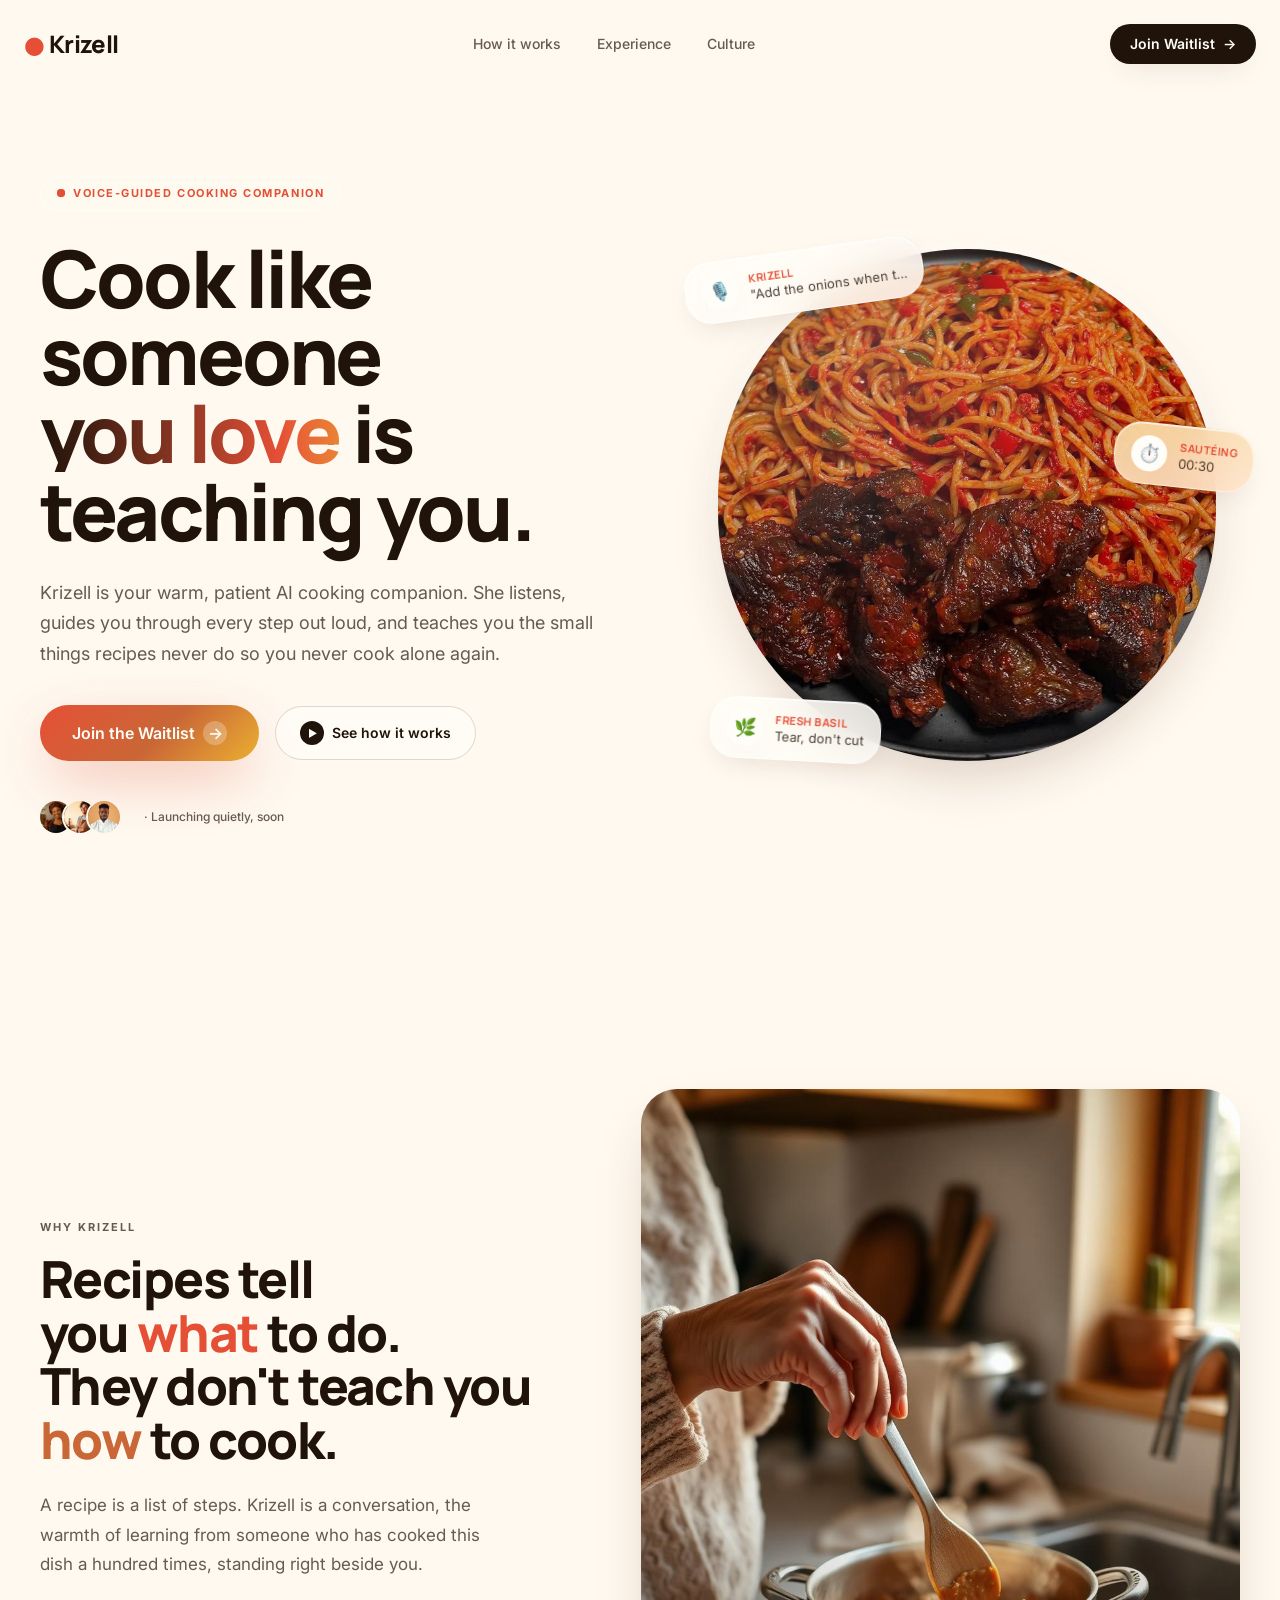
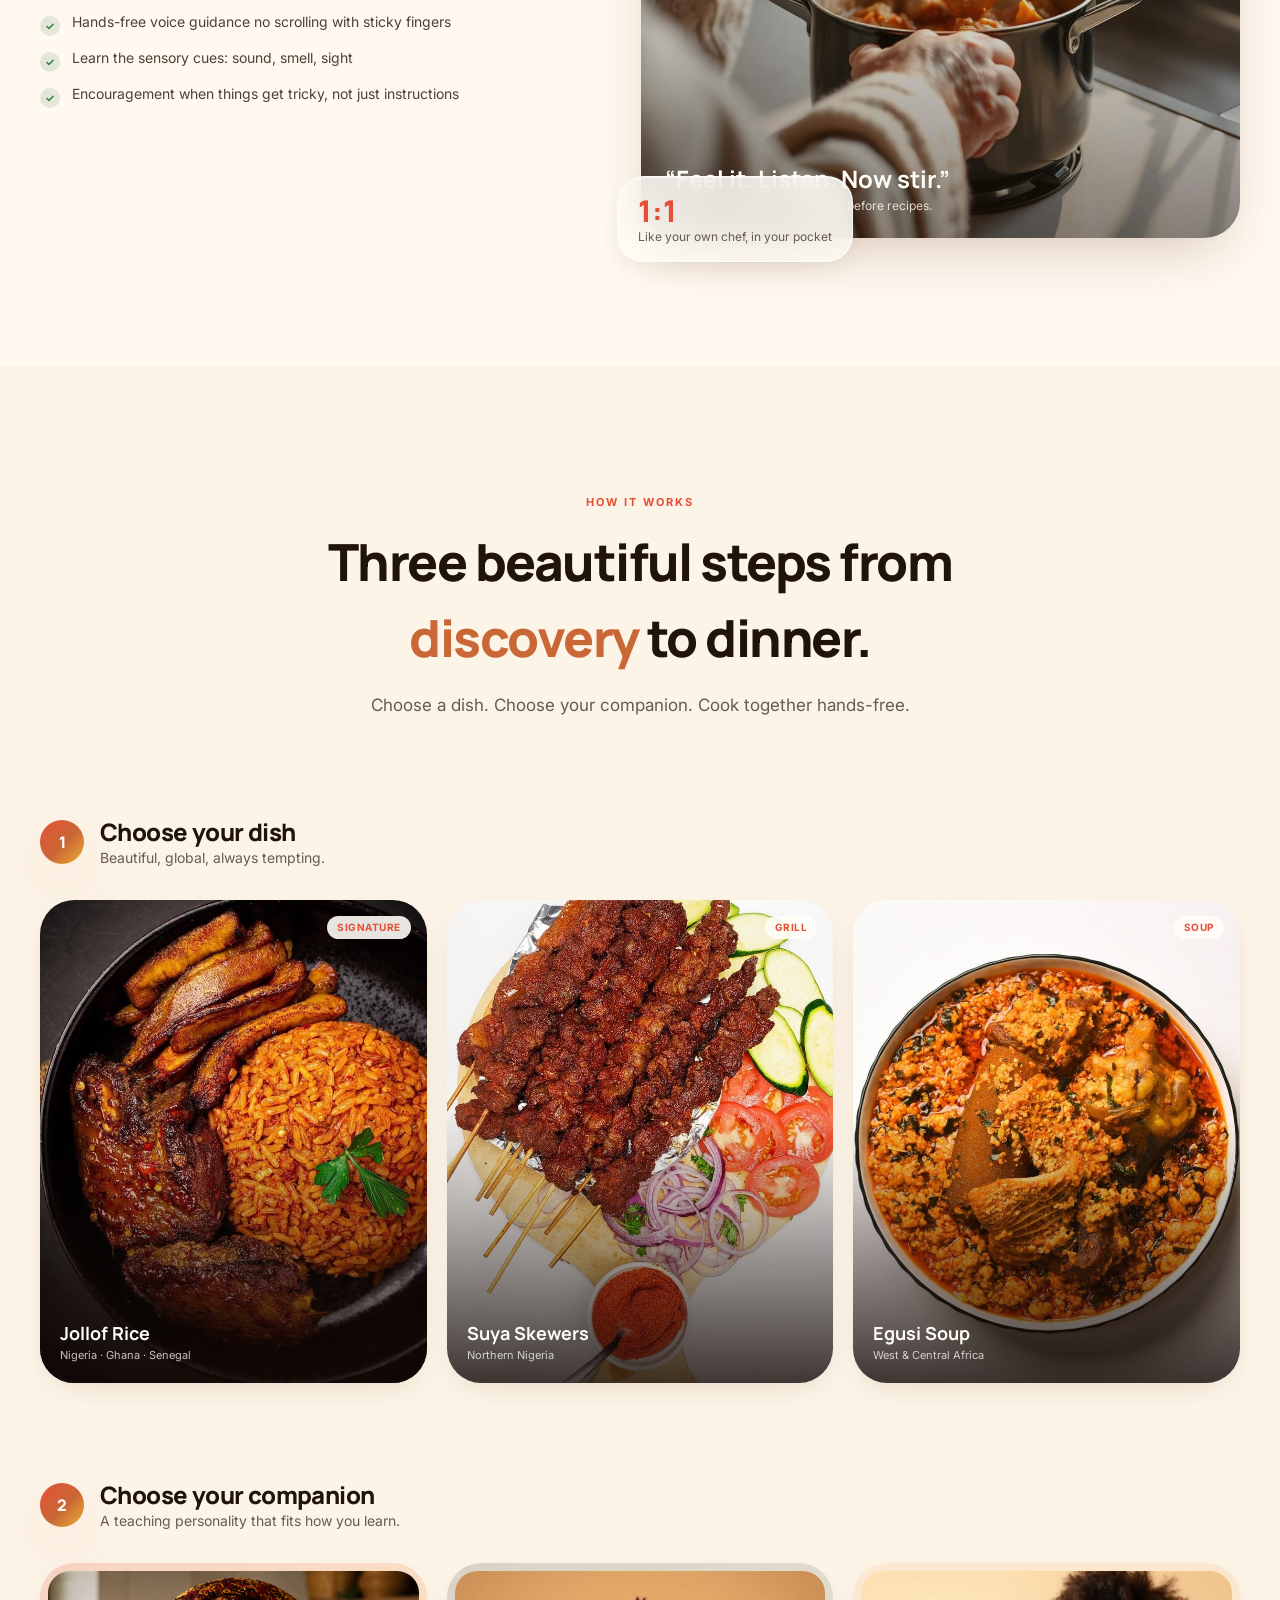
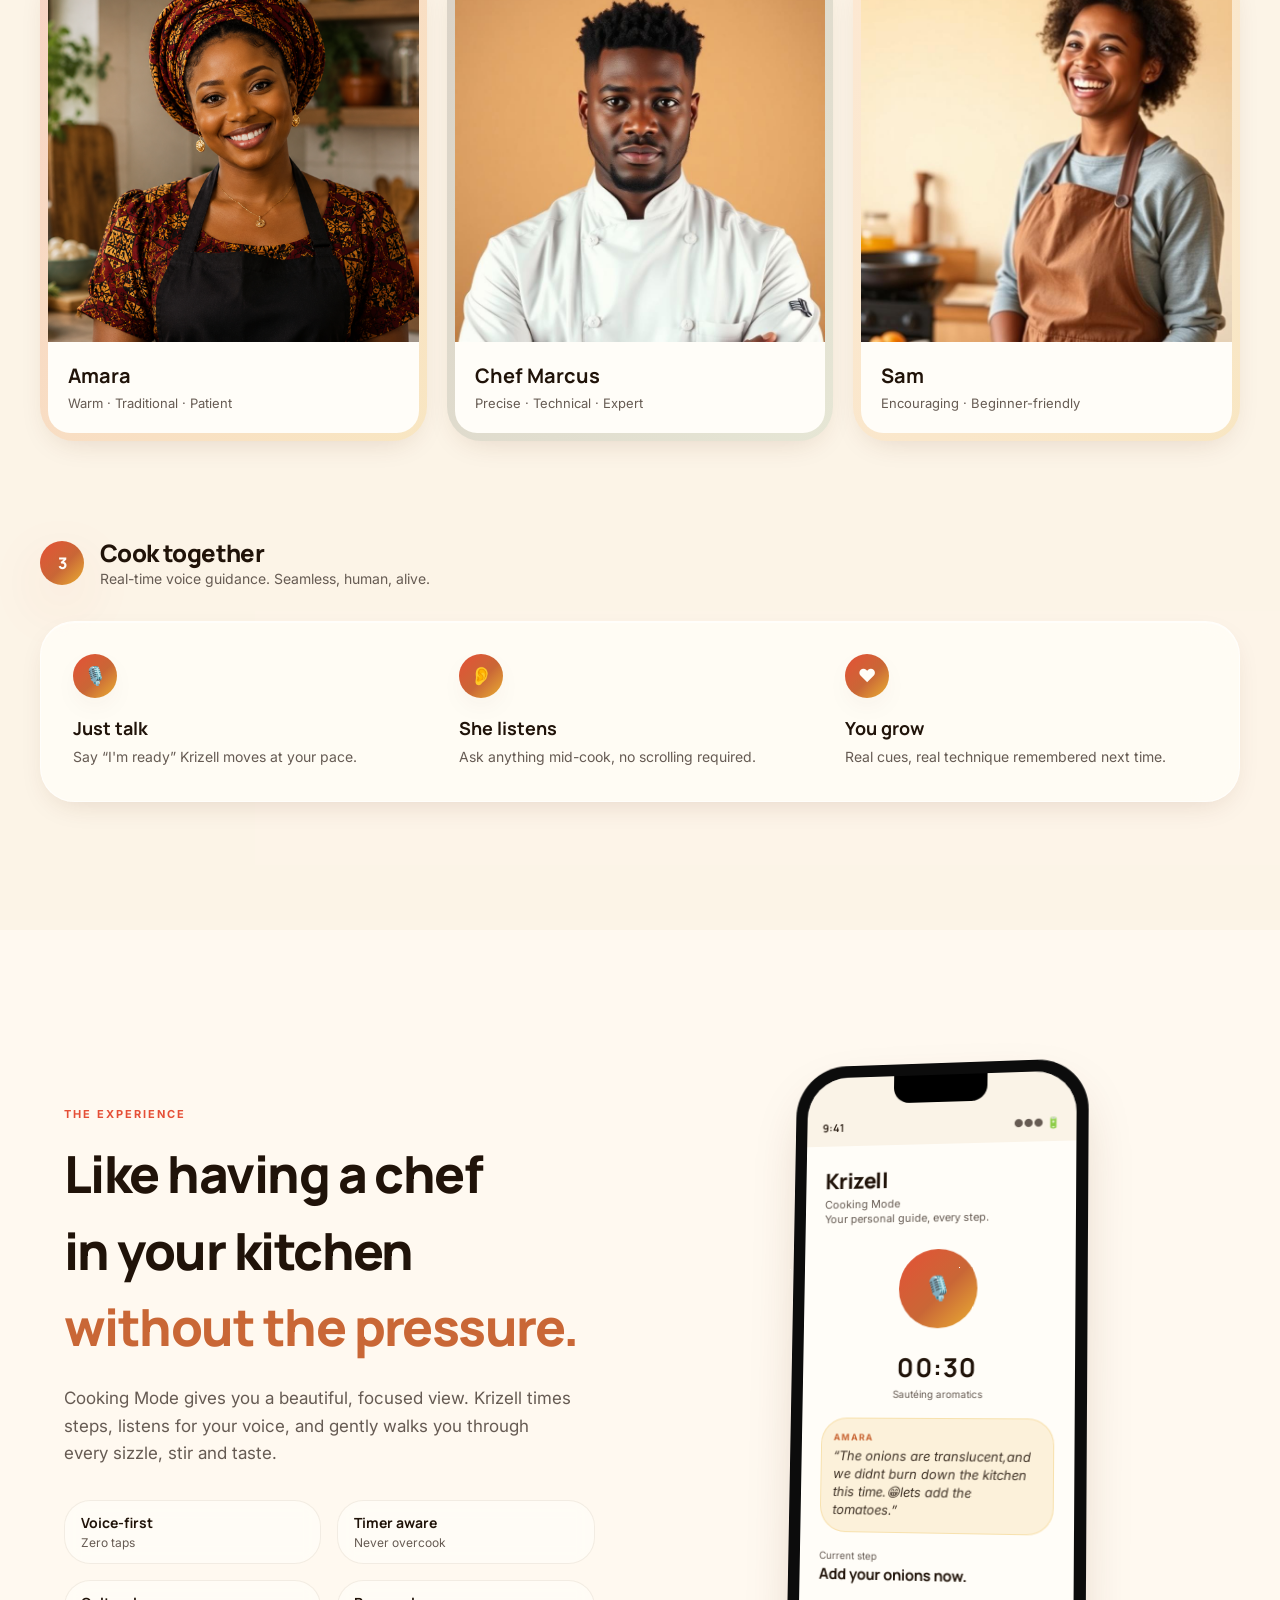
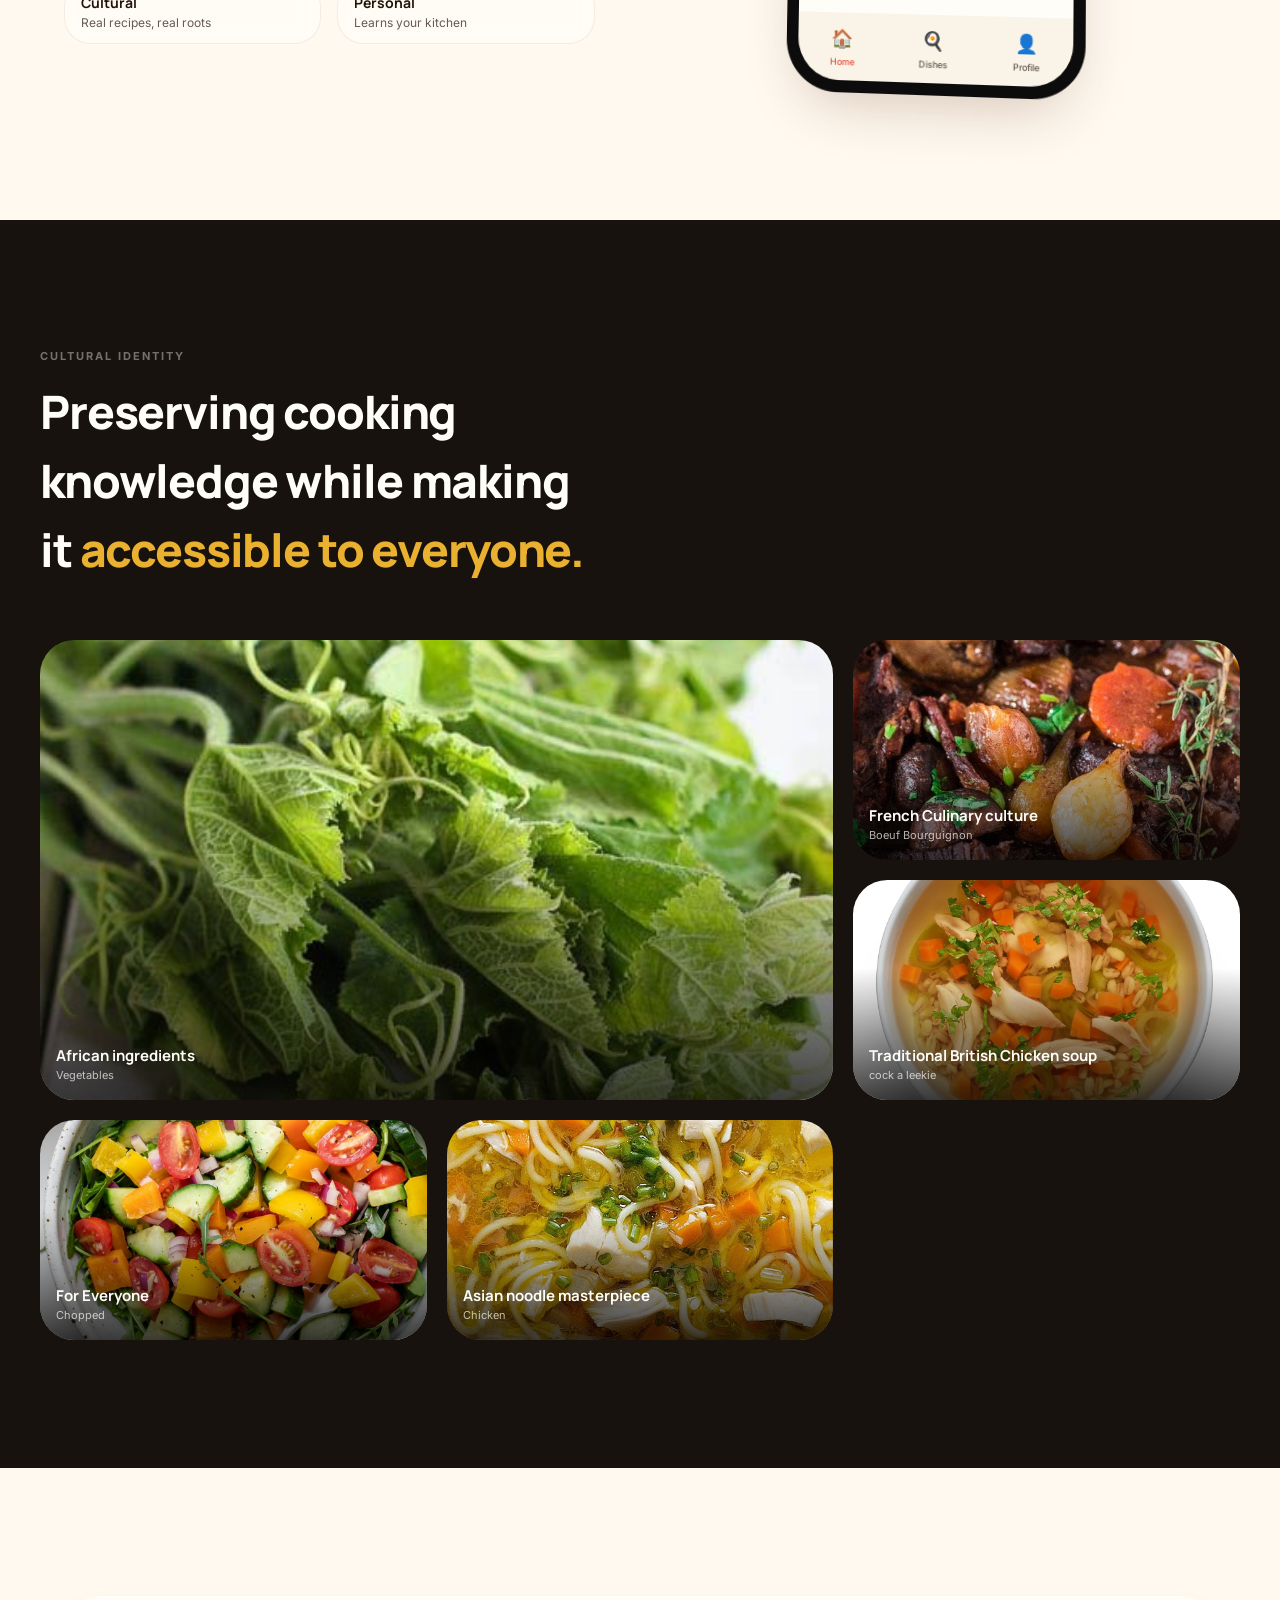
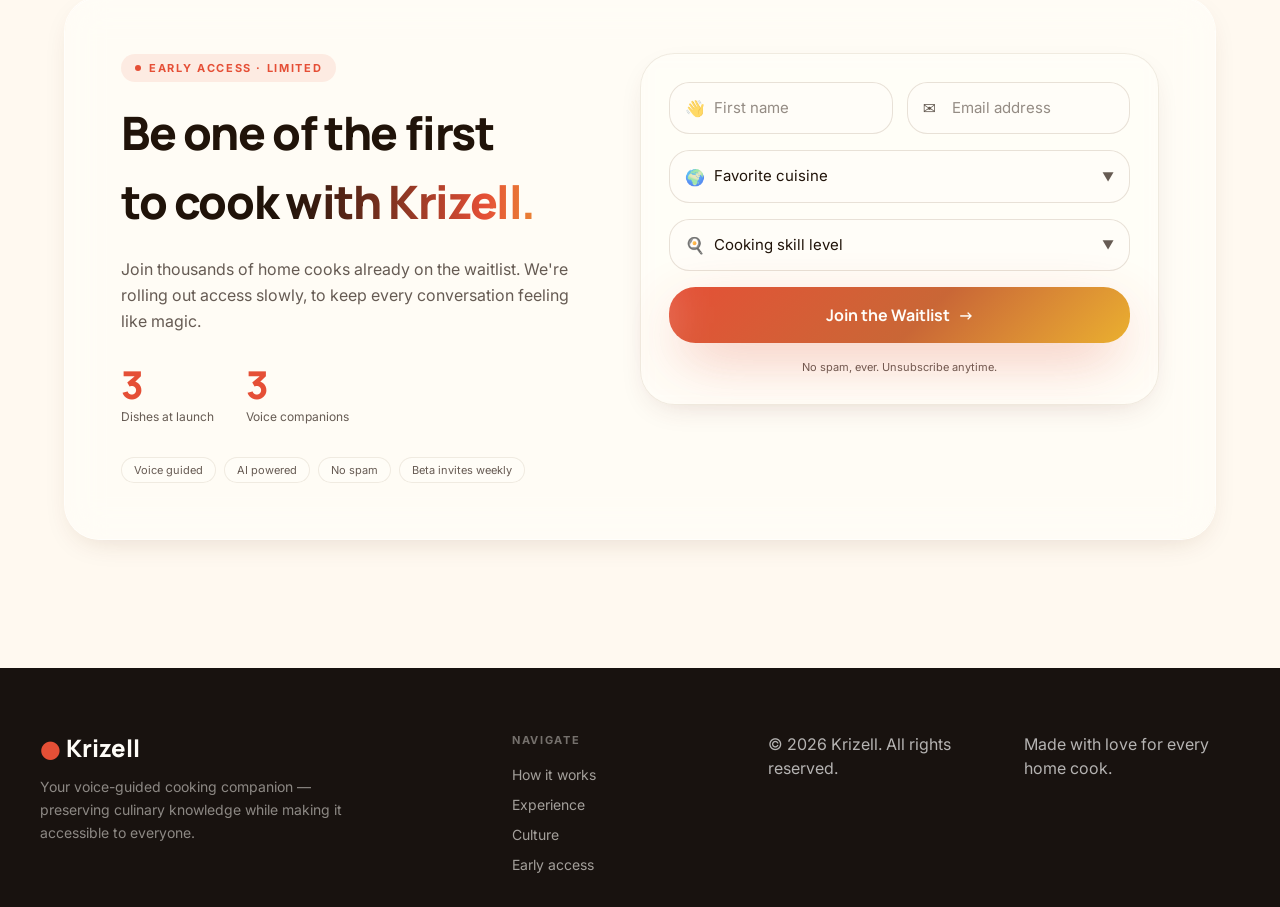
<file: index.html>
<!DOCTYPE html>
<html lang="en">
</head>
  <meta name="google-site-verification" content="mCKRUvdoJ6-98Z1hgDP4O8PRCWhsWuDGa_uVFKbxke0" />
  <!-- Google tag (gtag.js) -->
  <script async src="https://www.googletagmanager.com/gtag/js?id=G-0Q23Q6X3G7"></script>
  <script>
    window.dataLayer = window.dataLayer || [];
    function gtag(){dataLayer.push(arguments);}
    gtag('js', new Date());
  
    gtag('config', 'G-0Q23Q6X3G7');
  </script>
  <meta charset="utf-8" />
  <meta name="viewport" content="width=device-width, initial-scale=1" />
  <title>Krizell — Your voice-guided cooking companion</title>
  <meta name="description" content="Join the waitlist for Krizell — Krizell, your AI cooking companion, talks you through every step, teaches real technique, and celebrates cultural cooking." />
  <meta name="author" content="Krizell" />
  <meta property="og:title" content="Krizell — Your voice-guided cooking companion" />
  <meta property="og:description" content="Join the waitlist for Krizell — Krizell, your AI cooking companion, talks you through every step, teaches real technique, and celebrates cultural cooking." />
  <meta property="og:type" content="website" />
  <meta name="twitter:card" content="summary_large_image" />
  <meta name="twitter:title" content="Krizell — Your voice-guided cooking companion" />
  <meta property="og:site_name" content="Krizell" />
  <meta name="twitter:description" content="Join the waitlist for Krizell — krizell, your AI cooking companion, talks you through every step, teaches real technique, and celebrates cultural cooking." />
  <link rel="icon" href="assets/icons/Klogo.png" type="image/png" />
  <link rel="icon" href="assets/icons/Klogo.png" type="image/png" sizes="32x32" />
  <link rel="apple-touch-icon" href="assets/icons/Klogo.png" />
  <link rel="preconnect" href="https://fonts.googleapis.com" />
  <link rel="preconnect" href="https://fonts.gstatic.com" crossorigin />
  <link rel="stylesheet" href="https://fonts.googleapis.com/css2?family=Manrope:wght@400;500;600;700;800;900&family=Inter:wght@300;400;500;600;700&display=swap" />

  <link rel="stylesheet" href="css/style.css" />

  <!-- Crawlability: reveal content when JavaScript is unavailable (no visual effect in browsers) -->
  <noscript>
    <style>[data-reveal]{opacity:1 !important;transform:none !important;}</style>
  </noscript>
  <link rel="stylesheet" href="css/animations.css" />
  <link rel="stylesheet" href="css/responsive.css" />

  <script src="js/helpers.js" defer></script>
  <script src="js/animations.js" defer></script>
  <script src="js/ui.js" defer></script>
  <script src="js/app.js" defer></script>
  <!-- Structured data (invisible) -->
  <script type="application/ld+json">
  {
    "@context": "https://schema.org",
    "@graph": [
      {
        "@type": "Organization",
        "@id": "https://krizell.com/#organization",
        "name": "Krizell",
        "url": "https://krizell.com/",
        "logo": {
          "@type": "ImageObject",
          "url": "https://krizell.com/assets/icons/apple-touch-icon.png",
          "width": 180,
          "height": 180
        },
        "description": "Krizell builds a voice-guided AI cooking companion that talks home cooks through dishes like jollof rice, suya and egusi soup step by step, preserving culinary knowledge while making it accessible to everyone."
      },
      {
        "@type": "WebSite",
        "@id": "https://krizell.com/#website",
        "url": "https://krizell.com/",
        "name": "Krizell",
        "publisher": { "@id": "https://krizell.com/#organization" },
        "inLanguage": "en"
      },
      {
        "@type": ["SoftwareApplication", "MobileApplication"],
        "@id": "https://krizell.com/#app",
        "name": "Krizell",
        "url": "https://krizell.com/",
        "description": "Krizell is a voice-guided AI cooking companion. Choose a dish such as jollof rice, suya or egusi soup, choose a teaching personality (Amara, Chef Marcus or Sam), and cook hands-free with real-time voice guidance, step timers and technique teaching.",
        "applicationCategory": "LifestyleApplication",
        "operatingSystem": "iOS, Android",
        "offers": {
          "@type": "Offer",
          "price": "0",
          "priceCurrency": "USD",
          "availability": "https://schema.org/PreOrder"
        },
        "featureList": [
          "Hands-free voice-guided cooking",
          "Three teaching personalities: Amara, Chef Marcus and Sam",
          "Step-by-step guidance for all dishes",
          "Built-in step timers",
          "Teaches sensory cues and real technique"
        ],
        "publisher": { "@id": "https://krizell.com/#organization" }
      }
    ]
  }
  </script>
</head>
<body>
  <div class="page">
    <!-- ambient background gradients -->
    <div aria-hidden="true" class="bg-ambient"></div>
    <!-- subtle grain -->
    <div aria-hidden="true" class="bg-grain"></div>

    <!-- ================================ NAV ================================ -->
    <header>
    <nav class="nav" id="nav" aria-label="Main">
      <div class="nav__inner">
        <a href="#top" class="nav__logo"><span class="nav__logo-dot">●</span> Krizell</a>
        <ul class="nav__links">
          <li><a href="#how">How it works</a></li>
          <li><a href="#product">Experience</a></li>
          <li><a href="#culture">Culture</a></li>
        </ul>
        <button class="nav__cta" type="button" data-scroll-to="waitlist">
          Join Waitlist
          <span aria-hidden="true" class="nav__cta-arrow">→</span>
        </button>
      </div>
    </nav>
    </header>

    <main id="main">


    <!-- =============================== HERO ================================ -->
    <section id="top" class="hero">
      <div class="hero__grid">
        <!-- left -->
        <div class="hero__left">
          <div class="hero__badge glass" data-reveal>
            <span class="hero__badge-ping">
              <span class="ping animate-blink"></span>
              <span class="dot"></span>
            </span>
            Voice-guided cooking companion
          </div>

          <h1 class="hero__title" data-reveal data-reveal-delay="1">
            Cook like someone <span class="shimmer-text">you love</span> is teaching you.
          </h1>

          <p class="hero__lede" data-reveal data-reveal-delay="2">
            Krizell is your warm, patient AI cooking companion. She listens, guides you
            through every step out loud, and teaches you the small things recipes never do
            so you never cook alone again.
          </p>

          <div class="hero__actions" data-reveal data-reveal-delay="3">
            <button class="btn-primary" type="button" data-scroll-to="waitlist">
              <span>Join the Waitlist</span>
              <span aria-hidden="true" class="btn-primary__arrow">→</span>
            </button>
            <button class="btn-secondary" type="button" data-scroll-to="how">
              <span aria-hidden="true" class="btn-secondary__play">▶</span>
              See how it works
            </button>
          </div>

          <!-- trust row -->
          <div class="hero__trust" data-reveal data-reveal-delay="4">
            <div class="hero__avatars">
              <img src="assets/images/lady.png" alt="" loading="lazy" decoding="async" />
              <img src="assets/images/companion-sam.jpg" alt="" loading="lazy" decoding="async" />
              <img src="assets/images/companion-marcus.jpg" alt="" loading="lazy" decoding="async" />
            </div>
            <span>
            <span class="hero__trust-sep">·</span>
            <span>Launching quietly, soon</span>
          </div>
        </div>

        <!-- right visual -->
        <div class="hero__visual">
          <div aria-hidden="true" class="hero__glow animate-drift"></div>
          <div class="hero__bowl animate-float">
            <img src="assets/images/spag.jpeg" alt="A warm bowl of jollof rice" width="1200" height="1200" fetchpriority="high" decoding="async" />
            <div aria-hidden="true" class="hero__bowl-sheen"></div>
          </div>

          <!-- floating chips -->
          <div class="chip chip--voice glass-card animate-float-slow">
            <span class="chip__icon">🎙️</span>
            <div class="chip__body">
              <div class="chip__title">Krizell</div>
              <div class="chip__subtitle">"Add the onions when the oil sings."</div>
            </div>
          </div>
          <div class="chip chip--timer chip--accent glass-card animate-float-slow">
            <span class="chip__icon">⏱️</span>
            <div class="chip__body">
              <div class="chip__title">Sautéing</div>
              <div class="chip__subtitle">00:30</div>
            </div>
          </div>
          <div class="chip chip--basil glass-card animate-float-slow">
            <span class="chip__icon">🌿</span>
            <div class="chip__body">
              <div class="chip__title">Fresh basil</div>
              <div class="chip__subtitle">Tear, don't cut</div>
            </div>
          </div>
        </div>
      </div>
    </section>

    <!-- ============================== PROBLEM ============================== -->
    <section class="section">
      <div class="problem__grid">
        <div data-reveal>
          <div class="eyebrow eyebrow--muted problem__eyebrow">Why Krizell</div>
          <h2 class="problem__title">
            Recipes tell you <span class="text-tomato">what</span> to do.
            <br />
            They don't teach you <em class="text-terracotta">how</em> to cook.
          </h2>
          <p class="problem__lede">
            A recipe is a list of steps. Krizell is a conversation,  the warmth of learning
            from someone who has cooked this dish a hundred times, standing right beside you.
          </p>
          <ul class="problem__list">
            <li>
              <span class="problem__check">✓</span>
              <span>Hands-free voice guidance  no scrolling with sticky fingers</span>
            </li>
            <li>
              <span class="problem__check">✓</span>
              <span>Learn the sensory cues: sound, smell, sight</span>
            </li>
            <li>
              <span class="problem__check">✓</span>
              <span>Encouragement when things get tricky, not just instructions</span>
            </li>
          </ul>
        </div>

        <div class="problem__visual" data-reveal data-reveal-delay="2">
          <div class="problem__photo">
            <img src="assets/images/problem-teach.jpg" alt="Hands teaching another to stir a pot" loading="lazy" decoding="async" />
            <div aria-hidden="true" class="problem__photo-shade"></div>
            <div class="problem__caption">
              <div class="problem__quote">&ldquo;Feel it. Listen. Now stir.&rdquo;</div>
              <div class="problem__caption-sub">The way we all learned to cook, before recipes.</div>
            </div>
          </div>
          <!-- accent card -->
          <div class="problem__stat glass-card">
            <div class="problem__stat-n">1:1</div>
            <div class="problem__stat-l">Like your own chef, in your pocket</div>
          </div>
        </div>
      </div>
    </section>

    <!-- ============================ HOW IT WORKS =========================== -->
    <section id="how" class="section how">
      <div class="how__container">
        <div class="how__header" data-reveal>
          <div class="eyebrow eyebrow--tomato">How it works</div>
          <h2 class="how__title">
            Three beautiful steps from <span class="text-terracotta">discovery</span> to dinner.
          </h2>
          <p class="how__lede">Choose a dish. Choose your companion. Cook together  hands-free.</p>
        </div>

        <!-- Step 1 -->
        <div class="step">
          <div class="step__head" data-reveal>
            <span class="step__number">1</span>
            <div>
              <div class="step__title">Choose your dish</div>
              <div class="step__subtitle">Beautiful, global, always tempting.</div>
            </div>
          </div>
          <div class="cards-3">
            <div class="dish" data-reveal data-reveal-delay="1">
              <img src="assets/images/rice.jpeg" alt="Jollof Rice" loading="lazy" decoding="async" />
              <div aria-hidden="true" class="dish__shade"></div>
              <div class="dish__label">
                <div class="dish__name">Jollof Rice</div>
                <div class="dish__origin">Nigeria · Ghana · Senegal</div>
              </div>
              <span class="dish__tag">Signature</span>
            </div>
            <div class="dish" data-reveal data-reveal-delay="2">
              <img src="assets/images/suya.jpeg" alt="Suya Skewers" loading="lazy" decoding="async" />
              <div aria-hidden="true" class="dish__shade"></div>
              <div class="dish__label">
                <div class="dish__name">Suya Skewers</div>
                <div class="dish__origin">Northern Nigeria</div>
              </div>
              <span class="dish__tag">Grill</span>
            </div>
            <div class="dish" data-reveal data-reveal-delay="3">
              <img src="assets/images/egusi.jpeg" alt="Egusi Soup" loading="lazy" decoding="async" />
              <div aria-hidden="true" class="dish__shade"></div>
              <div class="dish__label">
                <div class="dish__name">Egusi Soup</div>
                <div class="dish__origin">West &amp; Central Africa</div>
              </div>
              <span class="dish__tag">Soup</span>
            </div>
          </div>
        </div>

        <!-- Step 2 -->
        <div class="step">
          <div class="step__head" data-reveal>
            <span class="step__number">2</span>
            <div>
              <div class="step__title">Choose your companion</div>
              <div class="step__subtitle">A teaching personality that fits how you learn.</div>
            </div>
          </div>
          <div class="cards-3">
            <div class="companion companion--amara" data-reveal data-reveal-delay="1">
              <div class="companion__inner">
                <div class="companion__photo">
                  <img src="assets/images/lady.png" alt="Amara" loading="lazy" />
                </div>
                <div class="companion__meta">
                  <div class="companion__name">Amara</div>
                  <div class="companion__role">Warm · Traditional · Patient</div>
                </div>
              </div>
            </div>
            <div class="companion companion--marcus" data-reveal data-reveal-delay="2">
              <div class="companion__inner">
                <div class="companion__photo">
                  <img src="assets/images/companion-marcus.jpg" alt="Chef Marcus" loading="lazy" decoding="async" />
                </div>
                <div class="companion__meta">
                  <div class="companion__name">Chef Marcus</div>
                  <div class="companion__role">Precise · Technical · Expert</div>
                </div>
              </div>
            </div>
            <div class="companion companion--sam" data-reveal data-reveal-delay="3">
              <div class="companion__inner">
                <div class="companion__photo">
                  <img src="assets/images/companion-sam.jpg" alt="Sam" loading="lazy" decoding="async" />
                </div>
                <div class="companion__meta">
                  <div class="companion__name">Sam</div>
                  <div class="companion__role">Encouraging · Beginner-friendly</div>
                </div>
              </div>
            </div>
          </div>
        </div>

        <!-- Step 3 -->
        <div class="step">
          <div class="step__head" data-reveal>
            <span class="step__number">3</span>
            <div>
              <div class="step__title">Cook together</div>
              <div class="step__subtitle">Real-time voice guidance. Seamless, human, alive.</div>
            </div>
          </div>
          <div class="features glass-card" data-reveal>
            <div data-reveal data-reveal-delay="1">
              <div class="feature__icon">🎙️</div>
              <div class="feature__title">Just talk</div>
              <div class="feature__text">Say &ldquo;I'm ready&rdquo;  Krizell moves at your pace.</div>
            </div>
            <div data-reveal data-reveal-delay="2">
              <div class="feature__icon">👂</div>
              <div class="feature__title">She listens</div>
              <div class="feature__text">Ask anything mid-cook, no scrolling required.</div>
            </div>
            <div data-reveal data-reveal-delay="3">
              <div class="feature__icon">❤️</div>
              <div class="feature__title">You grow</div>
              <div class="feature__text">Real cues, real technique  remembered next time.</div>
            </div>
          </div>
        </div>
      </div>
    </section>

    <!-- ============================== PRODUCT ============================== -->
    <section id="product" class="section">
      <div class="product__grid">
        <div data-reveal>
          <div class="eyebrow eyebrow--tomato">The experience</div>
          <h2 class="product__title">
            Like having a chef in your kitchen  <span class="text-terracotta">without the pressure.</span>
          </h2>
          <p class="product__lede">
            Cooking Mode gives you a beautiful, focused view. Krizell times steps, listens
            for your voice, and gently walks you through every sizzle, stir and taste.
          </p>

          <div class="product__features">
            <div class="product__feature">
              <div class="product__feature-t">Voice-first</div>
              <div class="product__feature-s">Zero taps</div>
            </div>
            <div class="product__feature">
              <div class="product__feature-t">Timer aware</div>
              <div class="product__feature-s">Never overcook</div>
            </div>
            <div class="product__feature">
              <div class="product__feature-t">Cultural</div>
              <div class="product__feature-s">Real recipes, real roots</div>
            </div>
            <div class="product__feature">
              <div class="product__feature-t">Personal</div>
              <div class="product__feature-s">Learns your kitchen</div>
            </div>
          </div>
        </div>

        <div class="product__visual" data-reveal data-reveal-delay="2">
          <!-- ambient glow -->
          <div aria-hidden="true" class="product__glow"></div>
          <!-- phone mockup -->
          <div class="phone">
            <div aria-hidden="true" class="phone__notch"></div>
            <div class="phone__screen">
              <div class="phone__status">
                <span class="font-display">9:41</span>
                <span class="phone__status-right">●●● 🔋</span>
              </div>
              <div class="phone__body">
                <div class="phone__app-name">Krizell</div>
                <div class="phone__app-sub">
                  Cooking Mode
                  <br />
                  Your personal guide, every step.
                </div>
                <div class="phone__mic-row">
                  <div class="phone__mic animate-mic">🎙️</div>
                </div>
                <div class="phone__timer">00:30</div>
                <div class="phone__timer-sub">Sautéing aromatics</div>
                <div class="phone__quote">
                  <div class="phone__quote-tag">AMARA</div>
                  <div class="phone__quote-text">
                    &ldquo;The onions are translucent,and we didnt burn down the kitchen this time.😁lets add the tomatoes.&rdquo;
                  </div>
                </div>
                <div class="phone__step">
                  <div class="phone__step-label">Current step</div>
                  <div class="phone__step-text">Add your onions now.</div>
                </div>
              </div>
              <div class="phone__tabbar">
                <div class="phone__tab phone__tab--active">
                  <span class="phone__tab-icon">🏠</span>
                  <span>Home</span>
                </div>
                <div class="phone__tab">
                  <span class="phone__tab-icon">🍳</span>
                  <span>Dishes</span>
                </div>
                <div class="phone__tab">
                  <span class="phone__tab-icon">👤</span>
                  <span>Profile</span>
                </div>
              </div>
            </div>
          </div>
        </div>
      </div>
    </section>

    <!-- ============================== CULTURE ============================== -->
    <section id="culture" class="section culture">
      <div class="culture__container">
        <div class="eyebrow culture__eyebrow" data-reveal>Cultural identity</div>
        <h2 class="culture__title" data-reveal data-reveal-delay="1">
          Preserving cooking knowledge while making it <em>accessible to everyone.</em>
        </h2>

        <div class="culture__grid">
          <div class="culture-cell culture-cell--wide culture-cell--tall" data-reveal data-reveal-delay="1">
            <img src="assets/images/vegetable.jpeg" alt="African ingredients" loading="lazy" decoding="async" />
            <div aria-hidden="true" class="culture-cell__shade"></div>
            <div class="culture-cell__label">
              <div class="culture-cell__title">African ingredients</div>
              <div class="culture-cell__sub">Vegetables</div>
            </div>
          </div>
          <div class="culture-cell" data-reveal data-reveal-delay="2">
            <img src="assets/images/french.jpeg" alt="Street food culture" loading="lazy" decoding="async" />
            <div aria-hidden="true" class="culture-cell__shade"></div>
            <div class="culture-cell__label">
              <div class="culture-cell__title">French Culinary culture</div>
              <div class="culture-cell__sub">Boeuf Bourguignon</div>
            </div>
          </div>
          <div class="culture-cell" data-reveal data-reveal-delay="3">
            <img src="assets/images/chicken.jpeg" alt="Traditional stews" loading="lazy" decoding="async" />
            <div aria-hidden="true" class="culture-cell__shade"></div>
            <div class="culture-cell__label">
              <div class="culture-cell__title">Traditional British Chicken soup</div>
              <div class="culture-cell__sub">cock a leekie</div>
            </div>
          </div>
          <div class="culture-cell culture-cell--wide culture-cell--wide-sm" data-reveal data-reveal-delay="4">
            <img src="assets/images/salad.jpeg" alt="Celebration dishes" loading="lazy" decoding="async" />
            <div aria-hidden="true" class="culture-cell__shade"></div>
            <div class="culture-cell__label">
              <div class="culture-cell__title">For Everyone</div>
              <div class="culture-cell__sub">Chopped</div>
            </div>
          </div>
          <div class="culture-cell" data-reveal data-reveal-delay="5">
            <img src="assets/images/ramen.jpeg" alt="Everyday soups" loading="lazy" decoding="async" />
            <div aria-hidden="true" class="culture-cell__shade"></div>
            <div class="culture-cell__label">
              <div class="culture-cell__title">Asian noodle masterpiece</div>
              <div class="culture-cell__sub">Chicken</div>
            </div>
          </div>
        </div>
      </div>
    </section>

    <!-- ============================== WAITLIST ============================= -->
    <section id="waitlist" class="section">
      <!-- ambient blobs -->
      <div aria-hidden="true" class="waitlist__blobs"></div>

      <div class="waitlist__container">
        <div class="waitlist__card glass-card" data-reveal>
          <!-- gradient border glow -->
          <div aria-hidden="true" class="waitlist__border-glow"></div>

          <div class="waitlist__grid">
            <div>
              <div class="waitlist__badge">
                <span class="waitlist__badge-dot animate-blink"></span>
                Early access · Limited
              </div>
              <h2 class="waitlist__title">
                Be one of the first to cook <span class="shimmer-text">with Krizell.</span>
              </h2>
              <p class="waitlist__lede">
                Join thousands of home cooks already on the waitlist. We're rolling out
                access slowly, to keep every conversation feeling like magic.
              </p>

              <div class="waitlist__stats">
                
                <div>
                  <div class="stat__n">3</div>
                  <div class="stat__l">Dishes at launch</div>
                </div>
                <div>
                  <div class="stat__n">3</div>
                  <div class="stat__l">Voice companions</div>
                </div>
              </div>

              <div class="waitlist__chips">
                <span class="waitlist__chip">Voice guided</span>
                <span class="waitlist__chip">AI powered</span>
                <span class="waitlist__chip">No spam</span>
                <span class="waitlist__chip">Beta invites weekly</span>
              </div>
            </div>

            <form
                  class="waitlist__form"
                  id="waitlist-form"
                  action="https://formspree.io/f/mnjedvzr"
                    method="POST">
              <div class="waitlist__form-row">
                <label class="field">
                  <span class="field__icon">👋</span>
                  <input name="firstName" type="text" placeholder="First name" required />
                </label>
                <label class="field">
                  <span class="field__icon">✉️</span>
                  <input name="email" type="email" placeholder="Email address" required />
                </label>
              </div>
              <label class="field">
                <span class="field__icon">🌍</span>
                <select name="cuisine" required>
                  <option value="" disabled selected>Favorite cuisine</option>
                  <option>West African</option>
                  <option>East African</option>
                  <option>North African</option>
                  <option>Caribbean</option>
                  <option>Mediterranean</option>
                  <option>Other</option>
                </select>
                <span aria-hidden="true" class="field__caret">▼</span>
              </label>
              <label class="field">
                <span class="field__icon">🍳</span>
                <select name="skill" required>
                  <option value="" disabled selected>Cooking skill level</option>
                  <option>Complete beginner</option>
                  <option>Know the basics</option>
                  <option>Intermediate cook</option>
                  <option>Confident home cook</option>
                </select>
                <span aria-hidden="true" class="field__caret">▼</span>
              </label>

              <button type="submit" class="waitlist__submit" id="waitlist-submit">
                <span class="waitlist__submit-label" id="waitlist-submit-label">
                  Join the Waitlist
                  <span aria-hidden="true">→</span>
                </span>
                <span aria-hidden="true" class="waitlist__submit-shine"></span>
              </button>
              <p class="waitlist__note">No spam, ever. Unsubscribe anytime.</p>
            </form>
          </div>
        </div>
      </div>
    </section>
    </main>
    <!-- =============================== FOOTER ============================== -->
    <footer class="footer">
      <div class="footer__grid">
        <div>
          <div class="footer__logo"><span class="nav__logo-dot">●</span> Krizell</div>
          <p class="footer__tagline">
            Your voice-guided cooking companion — preserving culinary knowledge
            while making it accessible to everyone.
          </p>
        </div>
        <div>
          <h4 class="footer__heading">Navigate</h4>
          <ul class="footer__links">
            <li><a href="#how">How it works</a></li>
            <li><a href="#product">Experience</a></li>
            <li><a href="#culture">Culture</a></li>
            <li><a href="#waitlist">Early access</a></li>
          </ul>
        </div>
        
        <span>© <span id="footer-year">2026</span> Krizell. All rights reserved.</span>
        <span>Made with love for every home cook.</span>
      </div>
    </footer>
  </div>
</body>
</html>
</file>
<file: css/style.css>
/* =========================================================
   KRIZELL DESIGN SYSTEM — warm kitchen morning
   Cream backgrounds, tomato/terracotta/honey accents,
   sage green support, editorial Manrope + Inter typography.
   ========================================================= */

/* ------------------------------ Tokens ------------------------------ */
:root {
  --font-display: "Manrope", ui-sans-serif, system-ui, sans-serif;
  --font-sans: "Inter", ui-sans-serif, system-ui, sans-serif;

  --radius: 0.9rem;
  --radius-xl: calc(var(--radius) + 6px);   /* 20.4px */
  --radius-2xl: calc(var(--radius) + 12px); /* 26.4px */
  --radius-3xl: calc(var(--radius) + 20px); /* 34.4px */

  /* Warm creams (light -> deep) */
  --ivory:     oklch(0.995 0.008 85);
  --cream:     oklch(0.985 0.014 80);
  --cream-2:   oklch(0.965 0.021 78);
  --cream-3:   oklch(0.94  0.028 76);
  --champagne: oklch(0.9   0.038 74);

  --background: var(--cream);
  --foreground: oklch(0.22 0.03 60);
  --ink:        oklch(0.20 0.028 55);
  --muted:      oklch(0.955 0.018 78);
  --muted-foreground: oklch(0.48 0.02 60);
  --border:     oklch(0.88 0.02 75 / 0.7);
  --input:      oklch(0.9  0.02 75);
  --ring:       oklch(0.66 0.18 32);

  /* Warm food palette */
  --tomato:      oklch(0.63 0.19 32);
  --tomato-soft: oklch(0.72 0.16 34);
  --terracotta:  oklch(0.62 0.14 45);
  --honey:       oklch(0.79 0.15 82);
  --peach:       oklch(0.86 0.09 60);
  --sage:        oklch(0.72 0.06 145);
  --basil:       oklch(0.55 0.13 148);
  --charcoal:    oklch(0.19 0.012 55);

  /* Gradients */
  --gradient-hero: radial-gradient(1200px 700px at 80% -10%, oklch(0.88 0.12 65 / 0.55), transparent 60%),
                   radial-gradient(900px 700px at -10% 20%, oklch(0.9 0.09 45 / 0.45), transparent 60%),
                   radial-gradient(700px 700px at 60% 110%, oklch(0.85 0.11 90 / 0.4), transparent 60%),
                   linear-gradient(180deg, var(--cream) 0%, var(--cream-2) 100%);
  --gradient-warm: linear-gradient(135deg, var(--tomato) 0%, var(--terracotta) 55%, var(--honey) 100%);
  --gradient-glow: radial-gradient(circle at 30% 30%, oklch(0.86 0.14 55), oklch(0.6 0.19 32) 70%);
  --gradient-sage: linear-gradient(135deg, var(--sage) 0%, var(--basil) 100%);

  /* Shadows */
  --shadow-soft: 0 10px 30px -12px oklch(0.35 0.08 45 / 0.18);
  --shadow-lift: 0 24px 60px -20px oklch(0.35 0.09 45 / 0.28);
  --shadow-glow: 0 20px 60px -12px oklch(0.6 0.19 32 / 0.45);
  --shadow-inset: inset 0 1px 0 oklch(1 0 0 / 0.6);

  /* Motion */
  --ease-spring: cubic-bezier(.34, 1.56, .64, 1);
  --ease-out: cubic-bezier(.16, 1, .3, 1);
}

/* ------------------------------- Base ------------------------------- */
*,
*::before,
*::after {
  box-sizing: border-box;
  margin: 0;
  padding: 0;
  border: 0 solid var(--border);
  -webkit-font-smoothing: antialiased;
}

html {
  scroll-behavior: smooth;
  line-height: 1.5;
  -webkit-text-size-adjust: 100%;
}

body {
  background: var(--cream);
  color: var(--foreground);
  font-family: var(--font-sans);
  overflow-x: hidden;
}

::selection {
  background: var(--tomato);
  color: var(--ivory);
}

img,
svg {
  display: block;
  max-width: 100%;
}

a {
  color: inherit;
  text-decoration: none;
}

button,
input,
select {
  font: inherit;
  color: inherit;
  background: none;
}

button {
  cursor: pointer;
}

ul {
  list-style: none;
}

.font-display { font-family: var(--font-display); }

/* Page shell */
.page {
  position: relative;
  min-height: 100vh;
  background: var(--cream);
  color: var(--ink);
  overflow-x: hidden;
}

/* ambient background gradients */
.bg-ambient {
  pointer-events: none;
  position: fixed;
  inset: 0;
  z-index: -10;
  background-image: var(--gradient-hero);
}

/* subtle grain */
.bg-grain {
  pointer-events: none;
  position: fixed;
  inset: 0;
  z-index: -10;
  opacity: 0.045;
  mix-blend-mode: multiply;
  background-image: url("data:image/svg+xml;utf8,<svg xmlns='http://www.w3.org/2000/svg' width='160' height='160'><filter id='n'><feTurbulence type='fractalNoise' baseFrequency='0.9' numOctaves='2' stitchTiles='stitch'/></filter><rect width='100%25' height='100%25' filter='url(%23n)'/></svg>");
}

/* Glass surfaces */
.glass {
  background: color-mix(in oklab, var(--cream) 70%, transparent);
  -webkit-backdrop-filter: blur(18px) saturate(140%);
  backdrop-filter: blur(18px) saturate(140%);
  border: 1px solid oklch(1 0 0 / 0.5);
}

.glass-card {
  background: color-mix(in oklab, var(--ivory) 85%, transparent);
  -webkit-backdrop-filter: blur(20px) saturate(140%);
  backdrop-filter: blur(20px) saturate(140%);
  border: 1px solid oklch(1 0 0 / 0.6);
  box-shadow: var(--shadow-soft), var(--shadow-inset);
}

/* -------------------------------- Nav -------------------------------- */
.nav {
  position: fixed;
  inset-inline: 0;
  top: 0;
  z-index: 50;
  padding-block: 1.5rem;
  transition: all 0.5s;
}

.nav__inner {
  margin-inline: auto;
  display: flex;
  align-items: center;
  justify-content: space-between;
  gap: 1.5rem;
  padding-inline: 1rem;
  max-width: 80rem;
  transition: all 0.5s;
}

.nav.is-stuck {
  padding-block: 0.75rem;
}

.nav.is-stuck .nav__inner {
  max-width: 64rem;
  border-radius: 9999px;
  background: color-mix(in oklab, var(--cream) 70%, transparent);
  -webkit-backdrop-filter: blur(18px) saturate(140%);
  backdrop-filter: blur(18px) saturate(140%);
  border: 1px solid oklch(1 0 0 / 0.5);
  box-shadow: var(--shadow-soft);
  padding-block: 0.625rem;
  padding-left: 1.5rem;
  padding-right: 0.625rem;
}

.nav__logo {
  font-family: var(--font-display);
  font-size: 1.5rem;
  line-height: 2rem;
  font-weight: 900;
  letter-spacing: -0.025em;
}

.nav__logo-dot { color: var(--tomato); }

.nav__links {
  display: none;
  align-items: center;
  gap: 2.25rem;
  font-size: 0.875rem;
  line-height: 1.25rem;
  font-weight: 500;
  color: var(--muted-foreground);
}

.nav__links a {
  transition: color 0.15s cubic-bezier(0.4, 0, 0.2, 1);
}

.nav__links a:hover { color: var(--ink); }

.nav__cta {
  display: inline-flex;
  align-items: center;
  gap: 0.5rem;
  border-radius: 9999px;
  background: var(--ink);
  color: var(--ivory);
  padding: 0.625rem 1.25rem;
  font-size: 0.875rem;
  line-height: 1.25rem;
  font-weight: 600;
  box-shadow: var(--shadow-soft);
  transition: all 0.3s;
}

.nav__cta:hover {
  background: var(--tomato);
  box-shadow: var(--shadow-glow);
  transform: translateY(-2px);
}

.nav__cta-arrow {
  transition: transform 0.15s cubic-bezier(0.4, 0, 0.2, 1);
}

.nav__cta:hover .nav__cta-arrow {
  transform: translateX(2px);
}

/* ------------------------------- Hero ------------------------------- */
.hero {
  position: relative;
  padding-top: 9rem;
  padding-bottom: 6rem;
  padding-inline: 1.5rem;
}

.hero__grid {
  margin-inline: auto;
  display: grid;
  max-width: 80rem;
  grid-template-columns: 1fr;
  align-items: center;
  gap: 3.5rem;
}

.hero__left { position: relative; }

.hero__badge {
  display: inline-flex;
  align-items: center;
  gap: 0.5rem;
  border-radius: 9999px;
  padding: 0.5rem 1rem;
  font-size: 11px;
  font-weight: 700;
  text-transform: uppercase;
  letter-spacing: 0.14em;
  color: var(--tomato);
}

.hero__badge-ping {
  position: relative;
  display: flex;
  height: 0.5rem;
  width: 0.5rem;
}

.hero__badge-ping .ping {
  position: absolute;
  inset: 0;
  border-radius: 9999px;
  background: var(--tomato);
}

.hero__badge-ping .dot {
  position: relative;
  display: inline-flex;
  height: 0.5rem;
  width: 0.5rem;
  border-radius: 9999px;
  background: var(--tomato);
}

.hero__title {
  font-family: var(--font-display);
  margin-top: 1.75rem;
  text-wrap: balance;
  font-weight: 900;
  line-height: 0.98;
  letter-spacing: -0.035em;
  color: var(--ink);
  font-size: clamp(2.75rem, 6.2vw, 5.25rem);
}

.hero__lede {
  margin-top: 1.75rem;
  max-width: 36rem;
  text-wrap: pretty;
  font-size: 17px;
  line-height: 1.7;
  color: var(--muted-foreground);
}

.hero__actions {
  margin-top: 2.25rem;
  display: flex;
  flex-wrap: wrap;
  align-items: center;
  gap: 1rem;
}

.btn-primary {
  position: relative;
  display: inline-flex;
  align-items: center;
  gap: 0.5rem;
  border-radius: 9999px;
  padding: 1rem 2rem;
  font-weight: 600;
  color: var(--ivory);
  background: var(--gradient-warm);
  box-shadow: var(--shadow-glow);
  transition: all 0.3s;
}

.btn-primary:hover { transform: translateY(-2px); }

.btn-primary__arrow {
  display: grid;
  height: 1.5rem;
  width: 1.5rem;
  place-items: center;
  border-radius: 9999px;
  background: rgb(255 255 255 / 0.25);
  transition: transform 0.3s;
}

.btn-primary:hover .btn-primary__arrow {
  transform: translateX(2px);
}

.btn-secondary {
  display: inline-flex;
  align-items: center;
  gap: 0.5rem;
  border-radius: 9999px;
  border: 1px solid color-mix(in oklab, var(--ink) 15%, transparent);
  background: color-mix(in oklab, var(--ivory) 60%, transparent);
  padding: 0.875rem 1.5rem;
  font-size: 0.875rem;
  line-height: 1.25rem;
  font-weight: 600;
  color: var(--ink);
  -webkit-backdrop-filter: blur(8px);
  backdrop-filter: blur(8px);
  transition: all 0.15s cubic-bezier(0.4, 0, 0.2, 1);
}

.btn-secondary:hover {
  border-color: color-mix(in oklab, var(--ink) 30%, transparent);
  background: var(--ivory);
}

.btn-secondary__play {
  display: grid;
  height: 1.5rem;
  width: 1.5rem;
  place-items: center;
  border-radius: 9999px;
  background: var(--ink);
  color: var(--ivory);
  font-size: 10px;
}

.hero__trust {
  margin-top: 2.5rem;
  display: flex;
  flex-wrap: wrap;
  align-items: center;
  column-gap: 1.5rem;
  row-gap: 0.75rem;
  font-size: 0.75rem;
  line-height: 1rem;
  font-weight: 500;
  color: var(--muted-foreground);
}

.hero__avatars {
  display: flex;
}

.hero__avatars img {
  height: 2rem;
  width: 2rem;
  border-radius: 9999px;
  object-fit: cover;
  box-shadow: 0 0 0 2px var(--cream);
}

.hero__avatars img + img { margin-left: -0.5rem; }

.hero__trust strong {
  font-weight: 700;
  color: var(--ink);
}

.hero__trust-sep { display: none; }

/* Hero visual */
.hero__visual {
  position: relative;
  margin-inline: auto;
  height: 480px;
  width: 100%;
  max-width: 560px;
}

.hero__glow {
  position: absolute;
  inset: 0;
  z-index: -10;
  filter: blur(64px);
  opacity: 0.7;
  background: var(--gradient-glow);
}

.hero__bowl {
  position: absolute;
  inset: 1.5rem;
  border-radius: 9999px;
  overflow: hidden;
  box-shadow: var(--shadow-lift), 0 0 0 8px color-mix(in oklab, var(--ivory) 40%, transparent);
}

.hero__bowl img {
  height: 100%;
  width: 100%;
  object-fit: cover;
}

.hero__bowl-sheen {
  position: absolute;
  inset: 0;
  background: radial-gradient(circle at 30% 20%, oklch(1 0 0 / .18), transparent 55%);
}

/* Floating chips */
.chip {
  position: absolute;
  display: flex;
  align-items: center;
  gap: 0.75rem;
  border-radius: var(--radius-2xl);
  padding: 0.75rem 1rem;
  max-width: 240px;
}

.chip--accent {
  background-image: linear-gradient(
    to bottom right,
    color-mix(in oklab, var(--honey) 40%, transparent),
    color-mix(in oklab, var(--peach) 40%, transparent)
  );
}

.chip--voice {
  left: -10px;
  top: 1.5rem;
  rotate: -8deg;
}

.chip--timer {
  right: -14px;
  top: 36%;
  rotate: 6deg;
}

.chip--basil {
  left: 1rem;
  bottom: 1.5rem;
  rotate: 3deg;
}

.chip__icon {
  display: grid;
  height: 2.25rem;
  width: 2.25rem;
  flex-shrink: 0;
  place-items: center;
  border-radius: var(--radius-xl);
  background: var(--ivory);
  font-size: 1.125rem;
  line-height: 1.75rem;
  box-shadow: var(--shadow-soft);
}

.chip__body { min-width: 0; }

.chip__title {
  font-family: var(--font-display);
  font-size: 11px;
  font-weight: 700;
  text-transform: uppercase;
  letter-spacing: 0.05em;
  color: var(--tomato);
}

.chip__subtitle {
  font-size: 13px;
  color: color-mix(in oklab, var(--ink) 80%, transparent);
  line-height: 1.375;
  overflow: hidden;
  text-overflow: ellipsis;
  white-space: nowrap;
}

/* ------------------------------ Sections ------------------------------ */
.section {
  position: relative;
  padding-inline: 1.5rem;
  padding-block: 6rem;
}

.eyebrow {
  font-size: 11px;
  font-weight: 700;
  text-transform: uppercase;
  letter-spacing: 0.18em;
}

.eyebrow--muted { color: var(--muted-foreground); }
.eyebrow--tomato { color: var(--tomato); }

.text-tomato { color: var(--tomato); }
.text-terracotta { font-style: normal; color: var(--terracotta); }

/* ------------------------------ Problem ------------------------------ */
.problem__grid {
  margin-inline: auto;
  display: grid;
  max-width: 80rem;
  grid-template-columns: 1fr;
  align-items: center;
  gap: 3.5rem;
}

.problem__eyebrow { margin-bottom: 1rem; }

.problem__title {
  font-family: var(--font-display);
  text-wrap: balance;
  font-weight: 900;
  line-height: 1.05;
  letter-spacing: -0.03em;
  color: var(--ink);
  font-size: clamp(2rem, 4vw, 3.4rem);
}

.problem__lede {
  margin-top: 1.5rem;
  max-width: 28rem;
  font-size: 17px;
  line-height: 1.75;
  color: var(--muted-foreground);
}

.problem__list {
  margin-top: 2rem;
  font-size: 0.875rem;
  line-height: 1.25rem;
}

.problem__list li {
  display: flex;
  align-items: flex-start;
  gap: 0.75rem;
}

.problem__list li + li { margin-top: 0.75rem; }

.problem__check {
  margin-top: 0.25rem;
  display: grid;
  height: 1.25rem;
  width: 1.25rem;
  flex-shrink: 0;
  place-items: center;
  border-radius: 9999px;
  background: color-mix(in oklab, var(--sage) 25%, transparent);
  color: var(--basil);
  font-size: 11px;
  font-weight: 700;
}

.problem__list span:last-child {
  color: color-mix(in oklab, var(--ink) 80%, transparent);
}

.problem__visual { position: relative; }

.problem__photo {
  position: relative;
  overflow: hidden;
  border-radius: 36px;
  box-shadow: var(--shadow-lift);
  aspect-ratio: 4 / 5;
}

.problem__photo img {
  height: 100%;
  width: 100%;
  object-fit: cover;
}

.problem__photo-shade {
  position: absolute;
  inset: 0;
  background: linear-gradient(180deg, transparent 55%, oklch(0.2 0.03 55 / .55));
}

.problem__caption {
  position: absolute;
  bottom: 1.5rem;
  left: 1.5rem;
  right: 1.5rem;
  color: var(--ivory);
}

.problem__quote {
  font-family: var(--font-display);
  font-size: 1.5rem;
  font-weight: 700;
  line-height: 1.25;
}

.problem__caption-sub {
  margin-top: 0.25rem;
  font-size: 0.75rem;
  line-height: 1rem;
  color: color-mix(in oklab, var(--ivory) 80%, transparent);
}

.problem__stat {
  position: absolute;
  left: -1.5rem;
  bottom: -1.5rem;
  display: none;
  border-radius: var(--radius-2xl);
  padding: 1rem 1.25rem;
}

.problem__stat-n {
  font-family: var(--font-display);
  font-size: 1.875rem;
  line-height: 2.25rem;
  font-weight: 900;
  color: var(--tomato);
}

.problem__stat-l {
  font-size: 0.75rem;
  line-height: 1rem;
  color: var(--muted-foreground);
}

/* ---------------------------- How it works ---------------------------- */
.how {
  background: color-mix(in oklab, var(--cream-2) 70%, transparent);
}

.how__container {
  margin-inline: auto;
  max-width: 80rem;
}

.how__header {
  margin-inline: auto;
  max-width: 42rem;
  text-align: center;
}

.how__title {
  font-family: var(--font-display);
  margin-top: 0.75rem;
  font-weight: 900;
  letter-spacing: -0.03em;
  color: var(--ink);
  font-size: clamp(2rem, 4vw, 3.2rem);
}

.how__lede {
  margin-top: 1rem;
  font-size: 17px;
  line-height: 1.625;
  color: var(--muted-foreground);
}

.step { margin-top: 4rem; }

.step__head {
  margin-bottom: 2rem;
  display: flex;
  align-items: center;
  gap: 1rem;
}

.step__number {
  display: grid;
  height: 2.75rem;
  width: 2.75rem;
  place-items: center;
  border-radius: 9999px;
  color: var(--ivory);
  font-family: var(--font-display);
  font-weight: 900;
  box-shadow: var(--shadow-glow);
  background: var(--gradient-warm);
}

.step__title {
  font-family: var(--font-display);
  font-size: 1.25rem;
  line-height: 1.75rem;
  font-weight: 900;
  letter-spacing: -0.025em;
}

.step__subtitle {
  font-size: 0.875rem;
  line-height: 1.25rem;
  color: var(--muted-foreground);
}

.cards-3 {
  display: grid;
  grid-template-columns: 1fr;
  gap: 1.25rem;
}

/* Dish cards */
.dish {
  position: relative;
  overflow: hidden;
  border-radius: var(--radius-3xl);
  box-shadow: var(--shadow-soft);
  transition: all 0.5s;
  aspect-ratio: 4 / 5;
}

.dish:hover {
  transform: translateY(-4px);
  box-shadow: var(--shadow-lift);
}

.dish img {
  height: 100%;
  width: 100%;
  object-fit: cover;
  transition: transform 0.7s;
}

.dish:hover img { transform: scale(1.05); }

.dish__shade {
  position: absolute;
  inset: 0;
  background: linear-gradient(to top, oklch(0.15 0.02 40 / .8) 0%, transparent 55%);
}

.dish__label {
  position: absolute;
  bottom: 0;
  left: 0;
  right: 0;
  padding: 1.25rem;
  color: var(--ivory);
}

.dish__name {
  font-family: var(--font-display);
  font-size: 1.125rem;
  line-height: 1.75rem;
  font-weight: 700;
}

.dish__origin {
  font-size: 11px;
  color: color-mix(in oklab, var(--ivory) 75%, transparent);
}

.dish__tag {
  position: absolute;
  right: 1rem;
  top: 1rem;
  border-radius: 9999px;
  background: color-mix(in oklab, var(--ivory) 90%, transparent);
  padding: 0.25rem 0.625rem;
  font-size: 10px;
  font-weight: 700;
  text-transform: uppercase;
  letter-spacing: 0.05em;
  color: var(--tomato);
}

/* Companion cards */
.companion {
  position: relative;
  overflow: hidden;
  border-radius: var(--radius-3xl);
  padding: 0.5rem;
  box-shadow: var(--shadow-soft);
  transition: all 0.5s;
}

.companion:hover {
  transform: translateY(-4px);
  box-shadow: var(--shadow-lift);
}

.companion--amara {
  background-image: linear-gradient(
    to bottom right,
    color-mix(in oklab, var(--tomato) 20%, transparent),
    color-mix(in oklab, var(--honey) 20%, transparent)
  );
}

.companion--marcus {
  background-image: linear-gradient(
    to bottom right,
    color-mix(in oklab, var(--charcoal) 15%, transparent),
    color-mix(in oklab, var(--sage) 20%, transparent)
  );
}

.companion--sam {
  background-image: linear-gradient(
    to bottom right,
    color-mix(in oklab, var(--peach) 25%, transparent),
    color-mix(in oklab, var(--honey) 20%, transparent)
  );
}

.companion__inner {
  border-radius: 22px;
  background: var(--ivory);
  overflow: hidden;
}

.companion__photo {
  aspect-ratio: 1 / 1;
  overflow: hidden;
}

.companion__photo img {
  height: 100%;
  width: 100%;
  object-fit: cover;
  object-position: top;
  transition: transform 0.7s;
}

.companion:hover .companion__photo img { transform: scale(1.05); }

.companion__meta { padding: 1.25rem; }

.companion__name {
  font-family: var(--font-display);
  font-size: 1.25rem;
  line-height: 1.75rem;
  font-weight: 700;
}

.companion__role {
  margin-top: 0.25rem;
  font-size: 13px;
  color: var(--muted-foreground);
}

/* Step 3 features */
.features {
  border-radius: var(--radius-3xl);
  padding: 1.5rem;
  display: grid;
  grid-template-columns: 1fr;
  gap: 1.5rem;
}

.feature__icon {
  display: grid;
  height: 2.75rem;
  width: 2.75rem;
  place-items: center;
  border-radius: var(--radius-2xl);
  background-image: var(--gradient-warm);
  color: var(--ivory);
  font-size: 1.125rem;
  line-height: 1.75rem;
  box-shadow: var(--shadow-soft);
}

.feature__title {
  margin-top: 1rem;
  font-family: var(--font-display);
  font-size: 1.125rem;
  line-height: 1.75rem;
  font-weight: 700;
}

.feature__text {
  margin-top: 0.25rem;
  font-size: 0.875rem;
  line-height: 1.625;
  color: var(--muted-foreground);
}

/* ------------------------------ Product ------------------------------ */
.product__grid {
  margin-inline: auto;
  max-width: 72rem;
  display: grid;
  grid-template-columns: 1fr;
  align-items: center;
  gap: 4rem;
}

.product__title {
  font-family: var(--font-display);
  margin-top: 0.75rem;
  font-weight: 900;
  letter-spacing: -0.03em;
  text-wrap: balance;
  font-size: clamp(2rem, 4vw, 3.2rem);
}

.product__lede {
  margin-top: 1.25rem;
  font-size: 17px;
  line-height: 1.625;
  color: var(--muted-foreground);
  max-width: 32rem;
}

.product__features {
  margin-top: 2rem;
  display: grid;
  grid-template-columns: repeat(2, minmax(0, 1fr));
  gap: 1rem;
}

.product__feature {
  border-radius: var(--radius-2xl);
  background: color-mix(in oklab, var(--ivory) 70%, transparent);
  -webkit-backdrop-filter: blur(8px);
  backdrop-filter: blur(8px);
  padding: 0.75rem 1rem;
  border: 1px solid color-mix(in oklab, var(--border) 60%, transparent);
}

.product__feature-t {
  font-family: var(--font-display);
  font-weight: 700;
  font-size: 0.875rem;
  line-height: 1.25rem;
}

.product__feature-s {
  font-size: 0.75rem;
  line-height: 1rem;
  color: var(--muted-foreground);
  margin-top: 0.125rem;
}

.product__visual {
  position: relative;
  margin-inline: auto;
}

.product__glow {
  position: absolute;
  inset: 0;
  z-index: -10;
  filter: blur(64px);
  opacity: 0.6;
  background: var(--gradient-glow);
}

/* Phone mockup */
.phone {
  position: relative;
  width: 300px;
  border-radius: 52px;
  padding: 0.75rem;
  box-shadow: var(--shadow-lift);
  background: #0C0C0C;
  transform: perspective(1600px) rotateY(-10deg) rotateX(4deg);
}

.phone__notch {
  position: absolute;
  top: 0.75rem;
  left: 50%;
  transform: translateX(-50%);
  height: 1.75rem;
  width: 6rem;
  background: #000;
  border-bottom-left-radius: 1rem;
  border-bottom-right-radius: 1rem;
  z-index: 10;
}

.phone__screen {
  border-radius: 42px;
  overflow: hidden;
  background: var(--ivory);
  display: flex;
  flex-direction: column;
  height: 610px;
}

.phone__status {
  background: color-mix(in oklab, var(--cream-3) 50%, transparent);
  padding: 2.75rem 1rem 0.625rem;
  display: flex;
  align-items: center;
  justify-content: space-between;
  font-size: 11px;
  font-weight: 600;
}

.phone__status-right { color: var(--muted-foreground); }

.phone__body {
  flex: 1;
  padding: 1.25rem;
  overflow: hidden;
}

.phone__app-name {
  font-family: var(--font-display);
  font-size: 22px;
  font-weight: 900;
  letter-spacing: -0.025em;
}

.phone__app-sub {
  font-size: 11px;
  color: var(--muted-foreground);
  line-height: 1.375;
}

.phone__mic-row {
  margin-top: 1.5rem;
  display: flex;
  justify-content: center;
}

.phone__mic {
  display: grid;
  height: 5rem;
  width: 5rem;
  place-items: center;
  border-radius: 9999px;
  color: var(--ivory);
  font-size: 1.5rem;
  line-height: 2rem;
  background: var(--gradient-warm);
}

.phone__timer {
  margin-top: 1.25rem;
  text-align: center;
  font-family: var(--font-display);
  font-size: 26px;
  font-weight: 700;
  letter-spacing: 0.05em;
}

.phone__timer-sub {
  text-align: center;
  font-size: 10px;
  color: var(--muted-foreground);
}

.phone__quote {
  margin-top: 1rem;
  border-radius: var(--radius-2xl);
  background: color-mix(in oklab, var(--honey) 15%, transparent);
  border: 1px solid color-mix(in oklab, var(--honey) 25%, transparent);
  padding: 0.75rem;
}

.phone__quote-tag {
  font-size: 9px;
  font-weight: 700;
  letter-spacing: 0.15em;
  color: var(--terracotta);
}

.phone__quote-text {
  margin-top: 0.25rem;
  font-size: 13px;
  font-style: italic;
  line-height: 1.375;
  color: color-mix(in oklab, var(--ink) 85%, transparent);
}

.phone__step { margin-top: 1rem; }

.phone__step-label {
  font-size: 10px;
  color: var(--muted-foreground);
}

.phone__step-text {
  font-family: var(--font-display);
  font-size: 15px;
  font-weight: 700;
}

.phone__tabbar {
  background: color-mix(in oklab, var(--cream-3) 50%, transparent);
  padding-block: 0.75rem;
  display: flex;
  justify-content: space-around;
  font-size: 9px;
  font-weight: 500;
}

.phone__tab {
  display: flex;
  flex-direction: column;
  align-items: center;
  gap: 0.125rem;
  color: var(--muted-foreground);
}

.phone__tab--active { color: var(--tomato); }

.phone__tab-icon {
  font-size: 1.125rem;
  line-height: 1.75rem;
}

/* ------------------------------ Culture ------------------------------ */
.culture {
  background: var(--charcoal);
}

.culture__container {
  margin-inline: auto;
  max-width: 80rem;
  color: var(--ivory);
}

.culture__eyebrow {
  color: color-mix(in oklab, var(--ivory) 40%, transparent);
}

.culture__title {
  font-family: var(--font-display);
  margin-top: 0.75rem;
  max-width: 48rem;
  font-weight: 900;
  letter-spacing: -0.025em;
  text-wrap: balance;
  font-size: clamp(1.9rem, 3.6vw, 3rem);
  color: var(--ivory);
}

.culture__title em {
  font-style: normal;
  color: var(--honey);
}

.culture__grid {
  margin-top: 3.5rem;
  display: grid;
  grid-template-columns: repeat(2, minmax(0, 1fr));
  gap: 1rem;
  grid-auto-rows: 220px;
}

.culture-cell {
  position: relative;
  overflow: hidden;
  border-radius: var(--radius-3xl);
}

.culture-cell img {
  height: 100%;
  width: 100%;
  object-fit: cover;
  transition: transform 0.7s;
}

.culture-cell:hover img { transform: scale(1.05); }

.culture-cell__shade {
  position: absolute;
  inset: 0;
  background: linear-gradient(to top, oklch(0 0 0 / .75) 0%, transparent 60%);
}

.culture-cell__label {
  position: absolute;
  inset-inline: 0;
  bottom: 0;
  padding: 1rem;
  color: var(--ivory);
}

.culture-cell__title {
  font-family: var(--font-display);
  font-weight: 700;
  font-size: 15px;
}

.culture-cell__sub {
  font-size: 11px;
  color: color-mix(in oklab, var(--ivory) 70%, transparent);
}

.culture-cell--wide { grid-column: span 2 / span 2; }

/* ------------------------------ Waitlist ------------------------------ */
.waitlist__blobs {
  pointer-events: none;
  position: absolute;
  inset: 0;
  z-index: -10;
  background: radial-gradient(600px 400px at 15% 30%, oklch(0.85 0.11 55 / .5), transparent 60%),
              radial-gradient(600px 400px at 90% 80%, oklch(0.85 0.12 85 / .45), transparent 60%);
}

.waitlist__container {
  margin-inline: auto;
  max-width: 72rem;
}

.waitlist__card {
  position: relative;
  overflow: hidden;
  border-radius: 36px;
  padding: 2rem;
}

.waitlist__border-glow {
  pointer-events: none;
  position: absolute;
  inset: -1px;
  border-radius: 36px;
  opacity: 0.6;
  background: linear-gradient(120deg, oklch(0.86 0.14 55 / .35), transparent 40%, oklch(0.86 0.14 90 / .35));
  -webkit-mask: linear-gradient(#000, #000) content-box, linear-gradient(#000, #000);
  mask: linear-gradient(#000, #000) content-box, linear-gradient(#000, #000);
  -webkit-mask-composite: xor;
  mask-composite: exclude;
  padding: 1px;
}

.waitlist__grid {
  display: grid;
  grid-template-columns: 1fr;
  gap: 3rem;
  align-items: start;
}

.waitlist__badge {
  display: inline-flex;
  align-items: center;
  gap: 0.5rem;
  border-radius: 9999px;
  background: color-mix(in oklab, var(--tomato) 10%, transparent);
  padding: 0.375rem 0.875rem;
  font-size: 11px;
  font-weight: 700;
  text-transform: uppercase;
  letter-spacing: 0.15em;
  color: var(--tomato);
}

.waitlist__badge-dot {
  height: 0.375rem;
  width: 0.375rem;
  border-radius: 9999px;
  background: var(--tomato);
}

.waitlist__title {
  font-family: var(--font-display);
  margin-top: 1rem;
  font-weight: 900;
  letter-spacing: -0.03em;
  text-wrap: balance;
  font-size: clamp(1.9rem, 3.6vw, 3rem);
}

.waitlist__lede {
  margin-top: 1.25rem;
  max-width: 28rem;
  font-size: 16px;
  line-height: 1.625;
  color: var(--muted-foreground);
}

.waitlist__stats {
  margin-top: 2rem;
  display: flex;
  flex-wrap: wrap;
  align-items: flex-end;
  gap: 2rem;
}

.stat__n {
  font-family: var(--font-display);
  font-weight: 900;
  line-height: 1;
  font-size: clamp(1.75rem, 3vw, 2.5rem);
  color: var(--tomato);
}

.stat__l {
  margin-top: 0.25rem;
  font-size: 0.75rem;
  line-height: 1rem;
  color: var(--muted-foreground);
}

.waitlist__chips {
  margin-top: 2rem;
  display: flex;
  flex-wrap: wrap;
  gap: 0.5rem;
  font-size: 11px;
}

.waitlist__chip {
  border-radius: 9999px;
  border: 1px solid color-mix(in oklab, var(--border) 70%, transparent);
  background: color-mix(in oklab, var(--ivory) 60%, transparent);
  padding: 0.25rem 0.75rem;
  color: var(--muted-foreground);
}

/* Form */
.waitlist__form {
  border-radius: var(--radius-3xl);
  background: color-mix(in oklab, var(--ivory) 80%, transparent);
  -webkit-backdrop-filter: blur(8px);
  backdrop-filter: blur(8px);
  border: 1px solid color-mix(in oklab, var(--border) 70%, transparent);
  padding: 1.5rem;
  box-shadow: var(--shadow-soft);
}

.waitlist__form > * + * { margin-top: 1rem; }

.waitlist__form-row {
  display: grid;
  grid-template-columns: 1fr;
  gap: 0.875rem;
}

.field {
  position: relative;
  display: block;
}

.field__icon {
  pointer-events: none;
  position: absolute;
  left: 1rem;
  top: 50%;
  transform: translateY(-50%);
  font-size: 1rem;
  line-height: 1.5rem;
  opacity: 0.7;
}

.field input,
.field select {
  width: 100%;
  border-radius: var(--radius-xl);
  border: 1px solid var(--border);
  background: var(--ivory);
  padding: 0.875rem 1rem 0.875rem 2.75rem;
  font-size: 15px;
  outline: none;
  transition: all 0.15s cubic-bezier(0.4, 0, 0.2, 1);
}

.field input:focus,
.field select:focus {
  border-color: var(--tomato);
  box-shadow: 0 0 0 4px color-mix(in oklab, var(--tomato) 15%, transparent);
}

.field input::placeholder {
  color: color-mix(in oklab, var(--muted-foreground) 70%, transparent);
}

.field select {
  appearance: none;
  -webkit-appearance: none;
  padding-right: 2.5rem;
}

.field__caret {
  pointer-events: none;
  position: absolute;
  right: 1rem;
  top: 50%;
  transform: translateY(-50%);
  color: var(--muted-foreground);
  font-size: 0.75rem;
  line-height: 1rem;
}

.waitlist__submit {
  position: relative;
  width: 100%;
  overflow: hidden;
  border-radius: var(--radius-2xl);
  padding: 1rem 1.5rem;
  font-family: var(--font-display);
  font-weight: 700;
  color: var(--ivory);
  background: var(--gradient-warm);
  box-shadow: var(--shadow-glow);
  transition: all 0.3s;
}

.waitlist__submit:hover:not(:disabled) { transform: translateY(-2px); }

.waitlist__submit:disabled {
  opacity: 0.7;
  transform: translateY(0);
  cursor: default;
}

.waitlist__submit-label {
  position: relative;
  z-index: 10;
  display: inline-flex;
  align-items: center;
  gap: 0.5rem;
}

.waitlist__submit-shine {
  position: absolute;
  inset: 0;
  transform: translateX(-100%);
  background: rgb(255 255 255 / 0.25);
  filter: blur(24px);
  transition: transform 0.7s;
}

.waitlist__submit:hover .waitlist__submit-shine {
  transform: translateX(100%);
}

.waitlist__note {
  font-size: 11px;
  text-align: center;
  color: var(--muted-foreground);
}

/* ------------------------------- Footer ------------------------------- */
.footer {
  padding: 4rem 1.5rem 2rem;
  background: var(--charcoal);
  color: oklch(0.98 0 0 / .7);
}

.footer__grid {
  margin-inline: auto;
  max-width: 80rem;
  display: grid;
  grid-template-columns: 1fr;
  gap: 2.5rem;
}

.footer__logo {
  font-family: var(--font-display);
  font-size: 1.5rem;
  line-height: 2rem;
  font-weight: 900;
  color: var(--ivory);
}

.footer__tagline {
  margin-top: 0.75rem;
  max-width: 20rem;
  font-size: 0.875rem;
  line-height: 1.625;
  color: color-mix(in oklab, var(--ivory) 50%, transparent);
}

.footer__heading {
  font-size: 11px;
  font-weight: 700;
  text-transform: uppercase;
  letter-spacing: 0.15em;
  color: color-mix(in oklab, var(--ivory) 40%, transparent);
}

.footer__links {
  margin-top: 1rem;
  font-size: 0.875rem;
  line-height: 1.25rem;
}

.footer__links li + li { margin-top: 0.625rem; }

.footer__links a {
  color: color-mix(in oklab, var(--ivory) 60%, transparent);
  transition: color 0.15s cubic-bezier(0.4, 0, 0.2, 1);
}

.footer__links a:hover { color: var(--ivory); }

.footer__bottom {
  margin-inline: auto;
  max-width: 80rem;
  margin-top: 3rem;
  padding-top: 1.5rem;
  border-top: 1px solid color-mix(in oklab, var(--ivory) 10%, transparent);
  display: flex;
  flex-direction: column;
  justify-content: space-between;
  gap: 0.75rem;
  font-size: 0.75rem;
  line-height: 1rem;
  color: color-mix(in oklab, var(--ivory) 40%, transparent);
}
</file>
<file: css/animations.css>
/* =========================================================
   KRIZELL — keyframes, motion utilities & scroll reveals
   ========================================================= */

/* ------------------------------ Keyframes ------------------------------ */
@keyframes krizell-float {
  0%, 100% { transform: translateY(0) rotate(0deg); }
  50%      { transform: translateY(-14px) rotate(2deg); }
}

@keyframes krizell-drift {
  0%, 100% { transform: translate(0, 0) scale(1); }
  50%      { transform: translate(20px, -16px) scale(1.05); }
}

@keyframes krizell-blink {
  0%, 100% { opacity: 1; transform: scale(1); }
  50%      { opacity: 0.35; transform: scale(1.6); }
}

@keyframes krizell-mic {
  0%, 100% { box-shadow: 0 0 0 0 oklch(0.63 0.19 32 / .35), 0 0 0 10px oklch(0.63 0.19 32 / .12); }
  50%      { box-shadow: 0 0 0 14px oklch(0.63 0.19 32 / .18), 0 0 0 28px oklch(0.63 0.19 32 / 0); }
}

@keyframes krizell-rise {
  from { opacity: 0; transform: translateY(24px); }
  to   { opacity: 1; transform: translateY(0); }
}

@keyframes krizell-shimmer {
  0%   { background-position: 0% 50%; }
  100% { background-position: 200% 50%; }
}

/* -------------------------- Motion utilities -------------------------- */
.animate-float      { animation: krizell-float 6s ease-in-out infinite; }
.animate-float-slow { animation: krizell-float 9s ease-in-out infinite; }
.animate-drift      { animation: krizell-drift 12s ease-in-out infinite; }
.animate-blink      { animation: krizell-blink 2s ease-in-out infinite; }
.animate-mic        { animation: krizell-mic 2.2s ease-in-out infinite; }
.animate-rise       { animation: krizell-rise 0.9s var(--ease-out) both; }

/* ----------------------------- Shimmer text ----------------------------- */
.shimmer-text {
  display: inline-block;
  background: linear-gradient(90deg, var(--ink) 0%, var(--tomato) 40%, var(--honey) 60%, var(--ink) 100%);
  background-size: 200% 100%;
  -webkit-background-clip: text;
  background-clip: text;
  color: transparent;
  animation: krizell-shimmer 6s linear infinite;
}

/* ----------------------------- Scroll reveal ----------------------------- */
[data-reveal] {
  opacity: 0;
  transform: translateY(28px);
  transition: opacity 0.9s var(--ease-out), transform 0.9s var(--ease-out);
}

[data-reveal].is-in {
  opacity: 1;
  transform: none;
}

[data-reveal-delay="1"] { transition-delay: 0.08s; }
[data-reveal-delay="2"] { transition-delay: 0.18s; }
[data-reveal-delay="3"] { transition-delay: 0.28s; }
[data-reveal-delay="4"] { transition-delay: 0.4s; }
[data-reveal-delay="5"] { transition-delay: 0.52s; }
</file>
<file: css/responsive.css>
/* =========================================================
   KRIZELL — responsive rules
   Breakpoints mirror the original: sm 640px, md 768px, lg 1024px
   ========================================================= */

/* ------------------------------ sm: 640px ------------------------------ */
@media (min-width: 640px) {
  .nav__inner { padding-inline: 1.5rem; }

  .hero__trust-sep { display: inline; }

  .hero__visual { height: 560px; }

  .problem__stat { display: block; }

  .cards-3 { grid-template-columns: repeat(3, minmax(0, 1fr)); }

  .waitlist__form-row { grid-template-columns: repeat(2, minmax(0, 1fr)); }

  .footer__bottom { flex-direction: row; }
}

/* ------------------------------ md: 768px ------------------------------ */
@media (min-width: 768px) {
  .nav__links { display: flex; }

  .hero {
    padding-top: 11rem;
    padding-bottom: 8rem;
    padding-inline: 2.5rem;
  }

  .hero__lede {
    font-size: 1.125rem;
    line-height: 1.7;
  }

  .section {
    padding-inline: 2.5rem;
    padding-block: 8rem;
  }

  .step { margin-top: 6rem; }

  .step__title {
    font-size: 1.5rem;
    line-height: 2rem;
  }

  .features {
    padding: 2rem;
    grid-template-columns: repeat(3, minmax(0, 1fr));
  }

  .culture__grid {
    grid-template-columns: repeat(3, minmax(0, 1fr));
    gap: 1.25rem;
  }

  .culture-cell--tall {
    grid-row: span 2 / span 2;
    height: auto;
  }

  .culture-cell--wide-sm { grid-column: auto; }

  .waitlist__card { padding: 3.5rem; }

  .waitlist__form { padding: 1.75rem; }

  .footer {
    padding-inline: 2.5rem;
  }

  .footer__grid {
    grid-template-columns: 2fr 1fr 1fr 1fr;
  }
}

/* ------------------------------ lg: 1024px ------------------------------ */
@media (min-width: 1024px) {
  .hero__grid {
    grid-template-columns: 1.05fr 1fr;
    gap: 5rem;
  }

  .problem__grid {
    grid-template-columns: 1fr 1.15fr;
    gap: 5rem;
  }

  .product__grid {
    grid-template-columns: 1fr 1.05fr;
  }

  .waitlist__grid {
    grid-template-columns: 1fr 1.1fr;
  }
}

/* ---------------------- Reduced motion preference ---------------------- */
@media (prefers-reduced-motion: reduce) {
  html { scroll-behavior: auto; }

  .animate-float,
  .animate-float-slow,
  .animate-drift,
  .animate-blink,
  .animate-mic,
  .shimmer-text {
    animation: none;
  }

  [data-reveal] {
    opacity: 1;
    transform: none;
    transition: none;
  }
}
</file>
